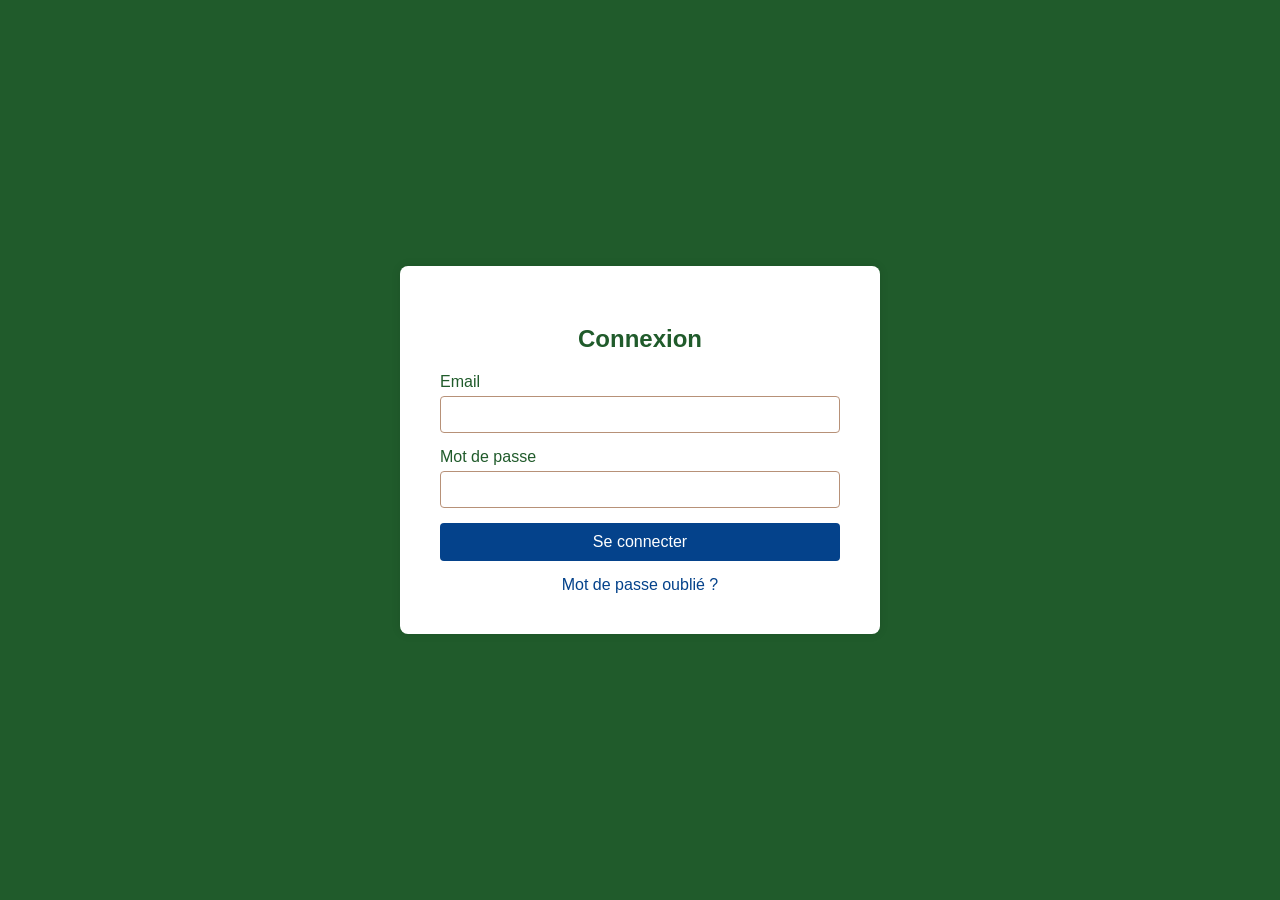
<file: index_se_connecter.html>
<!DOCTYPE html>
<html lang="fr">
<head>
    <meta charset="UTF-8">
    <meta name="viewport" content="width=device-width, initial-scale=1.0">
    <title>Espace de Connexion</title>
    <link rel="stylesheet" href="style_se_connecter.css">
</head>
<body>
    <div class="container">
        <div class="login-form" id="loginForm">
            <h2>Connexion</h2>
            <form action="#" method="post">
                <div class="input-group">
                    <label for="email">Email</label>
                    <input type="email" id="email" name="email" required>
                </div>
                <div class="input-group">
                    <label for="password">Mot de passe</label>
                    <input type="password" id="password" name="password" required>
                </div>
                <button type="submit" class="btn">Se connecter</button>
            </form>
            <a href="#" id="forgotPasswordLink">Mot de passe oublié ?</a>
        </div>
        <div class="forgot-password-form" id="forgotForm" style="display: none;">
            <h2>Réinitialiser le mot de passe</h2>
            <form action="#" method="post">
                <div class="input-group">
                    <label for="resetEmail">Email</label>
                    <input type="email" id="resetEmail" name="resetEmail" required>
                </div>
                <button type="submit" class="btn">Envoyer le lien de réinitialisation</button>
            </form>
            <a href="#" id="backToLoginLink">Retour à la connexion</a>
        </div>
    </div>
    <script>
        document.getElementById('forgotPasswordLink').addEventListener('click', function(e) {
            e.preventDefault();
            document.getElementById('loginForm').style.display = 'none';
            document.getElementById('forgotForm').style.display = 'block';
        });
        document.getElementById('backToLoginLink').addEventListener('click', function(e) {
            e.preventDefault();
            document.getElementById('forgotForm').style.display = 'none';
            document.getElementById('loginForm').style.display = 'block';
        });
    </script>
</body>
</html>
</file>
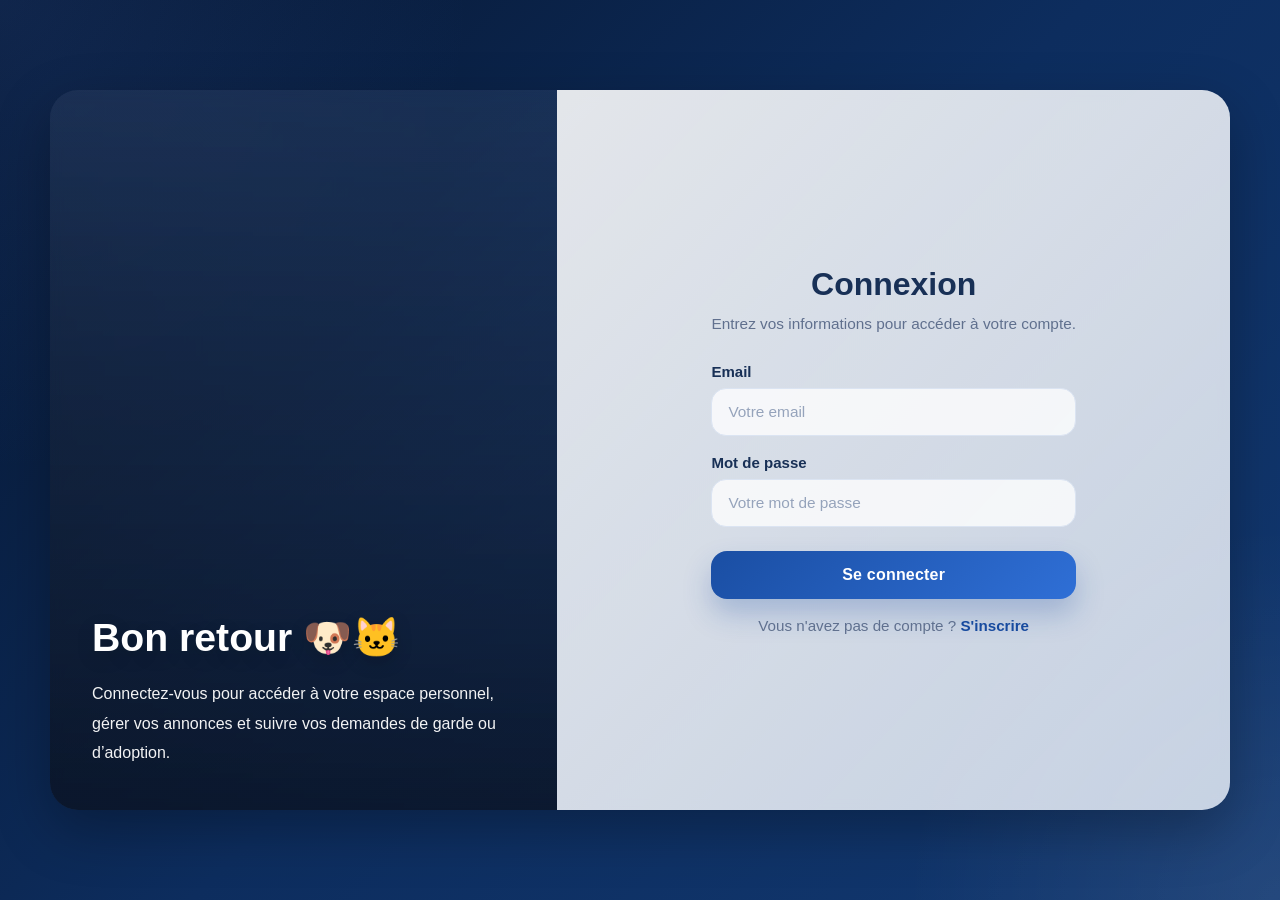
<file: login.html>
<!DOCTYPE html>
<html lang="fr">

<head>
    <meta charset="UTF-8">
    <meta name="viewport" content="width=device-width, initial-scale=1.0">
    <title>Connexion - Plateforme Animaux</title>
    <link rel="stylesheet" href="style.css">
</head>

<body class="auth-page">

    <div class="auth-container">
        <div class="auth-left">
            <div class="overlay"></div>
            <div class="left-content">
                <h1>Bon retour 🐶🐱</h1>
                <p>
                    Connectez-vous pour accéder à votre espace personnel,
                    gérer vos annonces et suivre vos demandes de garde ou d’adoption.
                </p>
            </div>
        </div>

        <div class="auth-right">
            <div class="form-box login-box">
                <h2>Connexion</h2>
                <p class="subtitle">Entrez vos informations pour accéder à votre compte.</p>

                <form action="login.php" method="POST" class="auth-form">
                    <div class="input-group">
                        <label for="email">Email</label>
                        <input type="email" id="email" name="email" placeholder="Votre email" required>
                    </div>

                    <div class="input-group">
                        <label for="mdp">Mot de passe</label>
                        <input type="password" id="mdp" name="mdp" placeholder="Votre mot de passe" required>
                    </div>

                    <button type="submit" class="btn-primary">Se connecter</button>

                    <p class="switch-link">
                        Vous n'avez pas de compte ? <a href="register.html">S'inscrire</a>
                    </p>
                </form>
            </div>
        </div>
    </div>

</body>

</html>
</file>
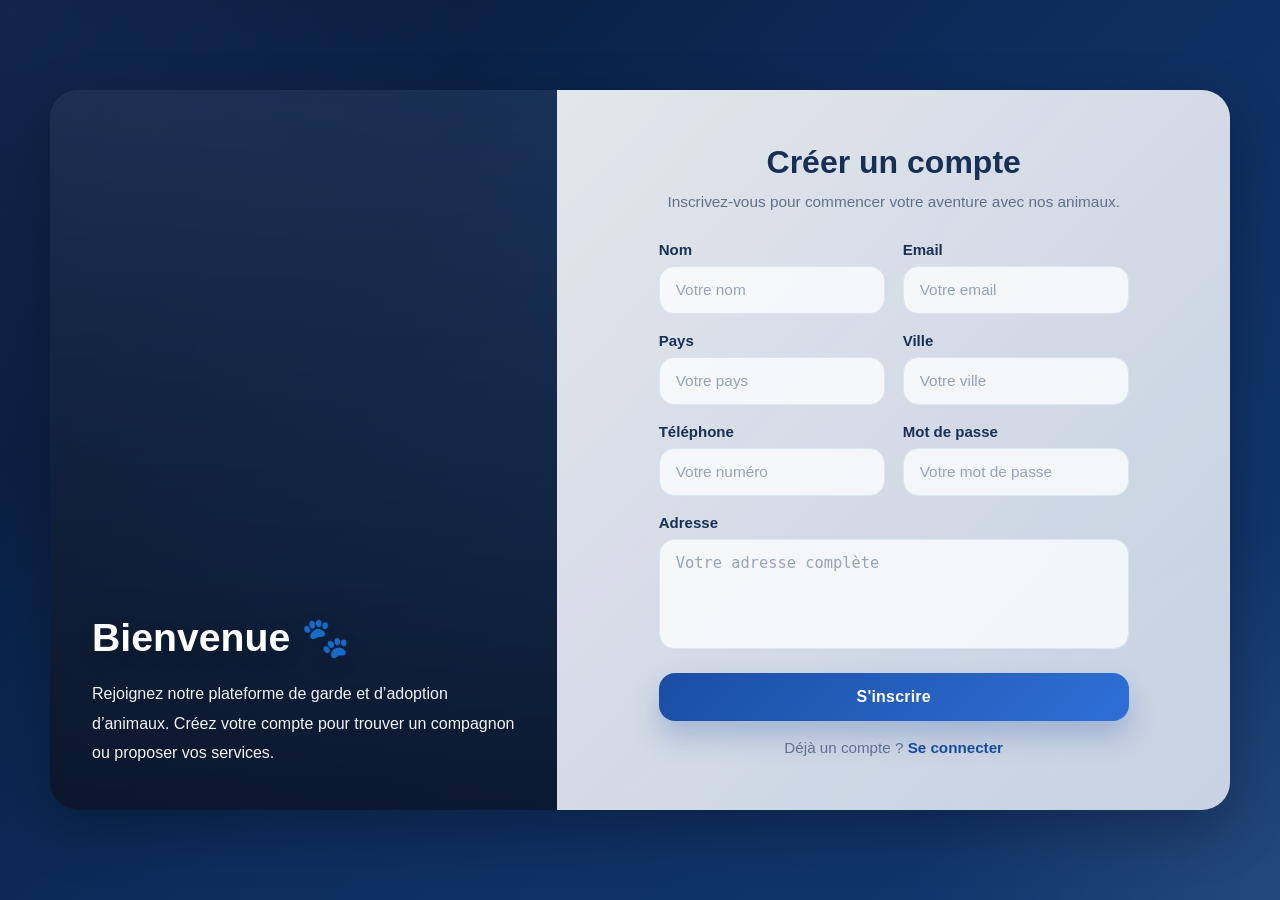
<file: register.html>
<!DOCTYPE html>
<html lang="fr">

<head>
    <meta charset="UTF-8">
    <meta name="viewport" content="width=device-width, initial-scale=1.0">
    <title>Inscription - Plateforme Animaux</title>
    <link rel="stylesheet" href="style.css">
</head>

<body class="auth-page">

    <div class="auth-container">
        <div class="auth-left">
            <div class="overlay"></div>
            <div class="left-content">
                <h1>Bienvenue 🐾</h1>
                <p>
                    Rejoignez notre plateforme de garde et d’adoption d’animaux.
                    Créez votre compte pour trouver un compagnon ou proposer vos services.
                </p>
            </div>
        </div>

        <div class="auth-right">
            <div class="form-box">
                <h2>Créer un compte</h2>
                <p class="subtitle">Inscrivez-vous pour commencer votre aventure avec nos animaux.</p>

                <form action="register.php" method="POST" class="auth-form">
                    <div class="form-row">
                        <div class="input-group">
                            <label for="nom">Nom</label>
                            <input type="text" id="nom" name="nom" placeholder="Votre nom" required>
                        </div>

                        <div class="input-group">
                            <label for="email">Email</label>
                            <input type="email" id="email" name="email" placeholder="Votre email" required>
                        </div>
                    </div>

                    <div class="form-row">
                        <div class="input-group">
                            <label for="Pays">Pays</label>
                            <input type="text" id="Pays" name="Pays" placeholder="Votre pays" required>
                        </div>

                        <div class="input-group">
                            <label for="Ville">Ville</label>
                            <input type="text" id="Ville" name="Ville" placeholder="Votre ville" required>
                        </div>
                    </div>

                    <div class="form-row">
                        <div class="input-group">
                            <label for="num_tel">Téléphone</label>
                            <input type="text" id="num_tel" name="num_tel" placeholder="Votre numéro" required>
                        </div>

                        <div class="input-group">
                            <label for="mdp">Mot de passe</label>
                            <input type="password" id="mdp" name="mdp" placeholder="Votre mot de passe" required>
                        </div>
                    </div>

                    <div class="input-group full-width">
                        <label for="adresse">Adresse</label>
                        <textarea id="adresse" name="adresse" placeholder="Votre adresse complète" required></textarea>
                    </div>

                    <button type="submit" class="btn-primary">S'inscrire</button>

                    <p class="switch-link">
                        Déjà un compte ? <a href="login.html">Se connecter</a>
                    </p>
                </form>
            </div>
        </div>
    </div>

</body>

</html>
</file>
<file: style_se_connecter.css>
body {
    font-family: Arial, sans-serif;
    background-color: #205b2b;
    color: #b79178;
    margin: 0;
    padding: 0;
    display: flex;
    justify-content: center;
    align-items: center;
    height: 100vh;
}

.container {
    background-color: #fff;
    padding: 40px;
    border-radius: 8px;
    box-shadow: 0 0 10px rgba(0, 0, 0, 0.1);
    width: 100%;
    max-width: 400px;
}

h2 {
    text-align: center;
    margin-bottom: 20px;
    color: #205b2b;
}

.input-group {
    margin-bottom: 15px;
}

label {
    display: block;
    margin-bottom: 5px;
    color: #205b2b;
}

input[type="email"], input[type="password"] {
    width: 100%;
    padding: 10px;
    border: 1px solid #b79178;
    border-radius: 4px;
    box-sizing: border-box;
}

.btn {
    width: 100%;
    padding: 10px;
    background-color: #04428b; /* Nouvelle couleur bleue pour le bouton */
    color: #fff;
    border: none;
    border-radius: 4px;
    cursor: pointer;
    font-size: 16px;
}

.btn:hover {
    background-color: #205b2b; /* Retour au vert pour le survol */
}

a {
    display: block;
    text-align: center;
    margin-top: 15px;
    color: #04428b; /* Bleu pour les liens */
    text-decoration: none;
}

a:hover {
    color: #b79178; /* Beige au survol */
}
</file>
<file: style.css>
* {
    margin: 0;
    padding: 0;
    box-sizing: border-box;
}

:root {
    --bg1: #07162f;
    --bg2: #0d2d5e;
    --bg3: #184a99;
    --card: rgba(255, 255, 255, 0.82);
    --card-border: rgba(255, 255, 255, 0.35);
    --text-dark: #183056;
    --text-soft: #60708e;
    --input-bg: rgba(255, 255, 255, 0.78);
    --input-border: #dbe4f2;
    --primary1: #1a4ea3;
    --primary2: #2f6fd6;
    --shadow: 0 20px 55px rgba(0, 0, 0, 0.28);
}

body.auth-page {
    font-family: "Segoe UI", Arial, sans-serif;
    min-height: 100vh;
    background:
        radial-gradient(circle at top left, rgba(57, 108, 204, 0.18), transparent 30%),
        radial-gradient(circle at bottom right, rgba(255, 255, 255, 0.08), transparent 24%),
        linear-gradient(135deg, var(--bg1), var(--bg2), #123972);
    display: flex;
    align-items: center;
    justify-content: center;
    padding: 28px;
    overflow-x: hidden;
}

.auth-container {
    width: 100%;
    max-width: 1180px;
    min-height: 720px;
    display: flex;
    border-radius: 28px;
    overflow: hidden;
    box-shadow: var(--shadow);
    background: rgba(255, 255, 255, 0.08);
    backdrop-filter: blur(6px);
}

.auth-left {
    width: 43%;
    position: relative;
    display: flex;
    align-items: flex-end;
    padding: 42px;
    overflow: hidden;
    isolation: isolate;
}

.left-bg {
    position: absolute;
    inset: -20px;
    background-image:
        linear-gradient(rgba(6, 20, 44, 0.28), rgba(7, 28, 67, 0.62)),
        url("iamge/imageDog2.jpeg");
    background-size: cover;
    background-position: center;
    background-repeat: no-repeat;
    transform: scale(1.06);
    transition: transform 0.18s ease-out;
    z-index: -3;
}

.overlay {
    position: absolute;
    inset: 0;
    background:
        linear-gradient(to top, rgba(5, 13, 28, 0.75), rgba(14, 43, 91, 0.18)),
        linear-gradient(to right, rgba(7, 17, 35, 0.12), rgba(9, 26, 57, 0.08));
    z-index: -2;
}

.left-content {
    position: relative;
    z-index: 2;
    color: white;
    max-width: 430px;
    animation: fadeUp 0.8s ease;
}

.badge {
    display: inline-block;
    margin-bottom: 18px;
    padding: 8px 14px;
    border-radius: 999px;
    background: rgba(255, 255, 255, 0.16);
    border: 1px solid rgba(255, 255, 255, 0.22);
    backdrop-filter: blur(6px);
    font-size: 0.88rem;
    letter-spacing: 0.4px;
}

.left-content h1 {
    font-size: 2.45rem;
    line-height: 1.2;
    margin-bottom: 18px;
    text-shadow: 0 6px 18px rgba(0, 0, 0, 0.18);
}

.left-content p {
    font-size: 1rem;
    line-height: 1.85;
    color: rgba(255, 255, 255, 0.95);
}

.auth-right {
    width: 57%;
    display: flex;
    align-items: center;
    justify-content: center;
    padding: 42px;
    background:
        linear-gradient(to bottom right, rgba(255, 255, 255, 0.88), rgba(242, 247, 255, 0.78));
}

.glass-card {
    width: 100%;
    max-width: 560px;
    padding: 34px 32px;
    border-radius: 24px;
    background: var(--card);
    border: 1px solid var(--card-border);
    backdrop-filter: blur(14px);
    box-shadow:
        0 18px 40px rgba(17, 38, 74, 0.12),
        inset 0 1px 0 rgba(255, 255, 255, 0.45);
    animation: fadeUp 0.7s ease;
}

.login-box {
    max-width: 470px;
}

.form-box h2 {
    text-align: center;
    color: var(--text-dark);
    font-size: 2rem;
    margin-bottom: 8px;
}

.subtitle {
    text-align: center;
    color: var(--text-soft);
    line-height: 1.7;
    margin-bottom: 26px;
    font-size: 0.96rem;
}

.auth-form {
    width: 100%;
}

.form-row {
    display: flex;
    gap: 18px;
}

.input-group {
    display: flex;
    flex-direction: column;
    width: 100%;
    margin-bottom: 18px;
}

.input-group label {
    color: var(--text-dark);
    font-weight: 600;
    font-size: 0.94rem;
    margin-bottom: 8px;
}

.input-group input,
.input-group textarea {
    width: 100%;
    border: 1px solid var(--input-border);
    background: var(--input-bg);
    border-radius: 15px;
    padding: 14px 16px;
    font-size: 0.96rem;
    outline: none;
    color: #22324c;
    transition: border-color 0.25s ease, box-shadow 0.25s ease, transform 0.2s ease, background 0.25s ease;
}

.input-group input::placeholder,
.input-group textarea::placeholder {
    color: #95a3bb;
}

.input-group input:focus,
.input-group textarea:focus {
    border-color: #3770d1;
    background: rgba(255, 255, 255, 0.96);
    box-shadow: 0 0 0 4px rgba(55, 112, 209, 0.12);
    transform: translateY(-1px);
}

.input-group textarea {
    min-height: 110px;
    resize: none;
}

.password-box {
    position: relative;
    display: flex;
    align-items: center;
}

.password-box input {
    padding-right: 52px;
}

.toggle-password {
    position: absolute;
    right: 12px;
    border: none;
    background: transparent;
    cursor: pointer;
    font-size: 1rem;
    color: #5c6f92;
    transition: transform 0.2s ease, color 0.2s ease;
}

.toggle-password:hover {
    color: #1b4ca1;
    transform: scale(1.08);
}

.btn-primary {
    position: relative;
    width: 100%;
    padding: 15px;
    border: none;
    border-radius: 16px;
    cursor: pointer;
    color: white;
    font-size: 1rem;
    font-weight: 700;
    letter-spacing: 0.2px;
    background: linear-gradient(135deg, var(--primary1), var(--primary2));
    box-shadow: 0 15px 28px rgba(27, 76, 161, 0.25);
    overflow: hidden;
    transition: transform 0.25s ease, box-shadow 0.25s ease, filter 0.25s ease;
    margin-top: 6px;
}

.btn-primary::before {
    content: "";
    position: absolute;
    top: 0;
    left: -120%;
    width: 70%;
    height: 100%;
    background: linear-gradient(110deg,
            transparent,
            rgba(255, 255, 255, 0.35),
            transparent);
    transition: left 0.6s ease;
}

.btn-primary:hover {
    transform: translateY(-2px);
    box-shadow: 0 20px 34px rgba(27, 76, 161, 0.32);
    filter: brightness(1.03);
}

.btn-primary:hover::before {
    left: 130%;
}

.switch-link {
    margin-top: 18px;
    text-align: center;
    color: #64738f;
    font-size: 0.95rem;
}

.switch-link a {
    color: #184b9f;
    text-decoration: none;
    font-weight: 700;
}

.switch-link a:hover {
    text-decoration: underline;
}

@keyframes fadeUp {
    from {
        opacity: 0;
        transform: translateY(18px);
    }

    to {
        opacity: 1;
        transform: translateY(0);
    }
}

/* 平板 */
@media (max-width: 992px) {
    .auth-container {
        flex-direction: column;
        min-height: auto;
    }

    .auth-left,
    .auth-right {
        width: 100%;
    }

    .auth-left {
        min-height: 300px;
        align-items: center;
        padding: 30px 24px;
    }

    .left-content {
        text-align: center;
        max-width: 100%;
    }

    .auth-right {
        padding: 28px 20px;
    }

    .glass-card {
        max-width: 100%;
    }
}

/* 手机 */
@media (max-width: 600px) {
    body.auth-page {
        padding: 14px;
    }

    .auth-container {
        border-radius: 20px;
    }

    .auth-left {
        min-height: 250px;
    }

    .left-content h1 {
        font-size: 1.95rem;
    }

    .form-box h2 {
        font-size: 1.65rem;
    }

    .glass-card {
        padding: 24px 18px;
        border-radius: 18px;
    }

    .form-row {
        flex-direction: column;
        gap: 0;
    }

    .input-group {
        margin-bottom: 16px;
    }

    .subtitle,
    .switch-link {
        font-size: 0.92rem;
    }
}
</file>
